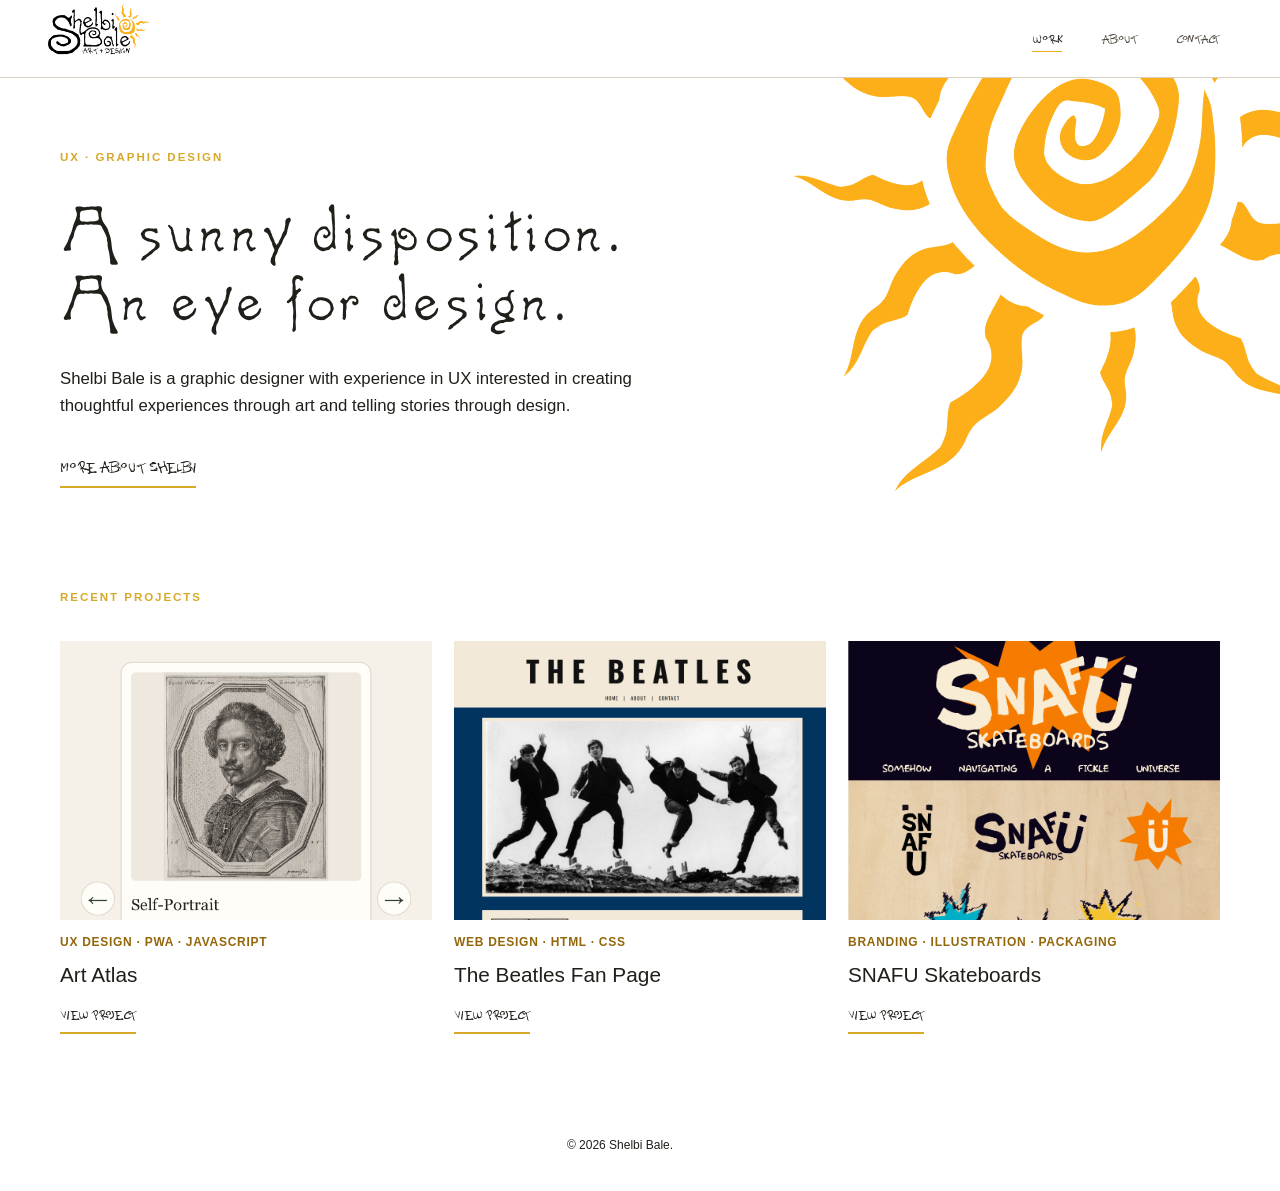
<file: index.html>
<!DOCTYPE html>
<html lang="en">
<head>
    <meta charset="UTF-8">
    <meta name="viewport" content="width=device-width, initial-scale=1.0">
    <meta name="description" content="Shelbi Bale's portfolio of UX, visual design and digital storytelling projects.">
    <title>Shelbi Bale | Designer &amp; Creative</title>
    <link rel="stylesheet" href="css/style.css">
    <script src="js/main.js" defer></script>
</head>

<body class="index-page">

<a class="skip-link" href="#main-content">Skip to content</a>

<header class="site-header">
    <nav class="navbar" aria-label="Main navigation">
        <a href="index.html" class="logo" aria-label="Shelbi Bale — Home">
    <img src="images/logo/shelbi-sun.png" alt="Shelbi Bale logo">
</a>

        <input type="checkbox" id="nav-toggle" class="nav-toggle" aria-label="Open navigation menu">
        <label for="nav-toggle" class="nav-toggle-label" aria-hidden="true">
    <span></span>
</label>

        <ul class="nav-links">
            <li><a href="index.html" class="active" aria-current="page">Work</a></li>
            <li><a href="about.html">About</a></li>
            <li><a href="contact.html">Contact</a></li>
        </ul>
    </nav>
</header>


<main id="main-content">


<section class="home-intro">
    <div class="container">

        <div class="home-intro-copy">
            <p class="eyebrow">UX · GRAPHIC DESIGN</p>

            <h1>A sunny disposition.<br><em>An eye for design.</em></h1>

            <p class="home-description">
                Shelbi Bale is a graphic designer with experience in UX interested in creating thoughtful experiences through art and telling stories through design.
            </p>

            <a class="home-about-link" href="about.html">
                More about Shelbi
            </a>
        </div>

        <img class="home-sun"
             src="images/logo/sun REG YELLOW.png"
             alt="">

    </div>
</section>


    <section class="home-work">
        <div class="container">

            <div class="home-work-heading">
                <div>
                    <p class="eyebrow">recent projects</p>
                   
                </div>

                <a class="text-link" href="portfolio.html">
                  
                </a>
            </div>

            <div class="home-project-grid">

                <article class="home-project-card">
                    <a class="home-project-image" href="projects/art-atlas.html">
                        <img src="images/projects/Atlas-Home.PNG"
                             alt="Art Atlas project preview">
                    </a>

                    <p class="project-meta">UX design · PWA · JAVASCRIPT</p>
                    <h3>Art Atlas</h3>
                    <a class="home-project-link" href="projects/art-atlas.html">
                        View project 
                    </a>
                </article>

                <article class="home-project-card">
                    <a class="home-project-image" href="projects/beatles-fanpage.html">
                        <img src="images/projects/Beatles Home.png"
                             alt="The Beatles fanpage project preview">
                    </a>

                  <p class="project-meta">Web design · HTML · CSS</p>
                    <h3>The Beatles Fan Page</h3>
                    <a class="home-project-link" href="projects/beatles-fanpage.html">
                        View project 
                    </a>
                </article>

                <article class="home-project-card">
                    <a class="home-project-image" href="projects/snafu.html">
                        <img src="images/projects/Artboard 5.png"
                             alt="SNAFU Skateboards character illustration and packaging">
                    </a>

                  <p class="project-meta">Branding · Illustration · Packaging</p>
                    <h3>SNAFU Skateboards</h3>
                    <a class="home-project-link" href="projects/snafu.html">
                        View project 
                    </a>
                </article>

            </div>
        </div>
    </section>

</main>

<footer class="site-footer">
    <div class="footer-inner">
        <div class="footer-mark">
          
        </div>

        <p>© 2026 Shelbi Bale.</p>

        <ul class="social-links">
     
        </ul>
    </div>
</footer>

</body>
</html>
</file>
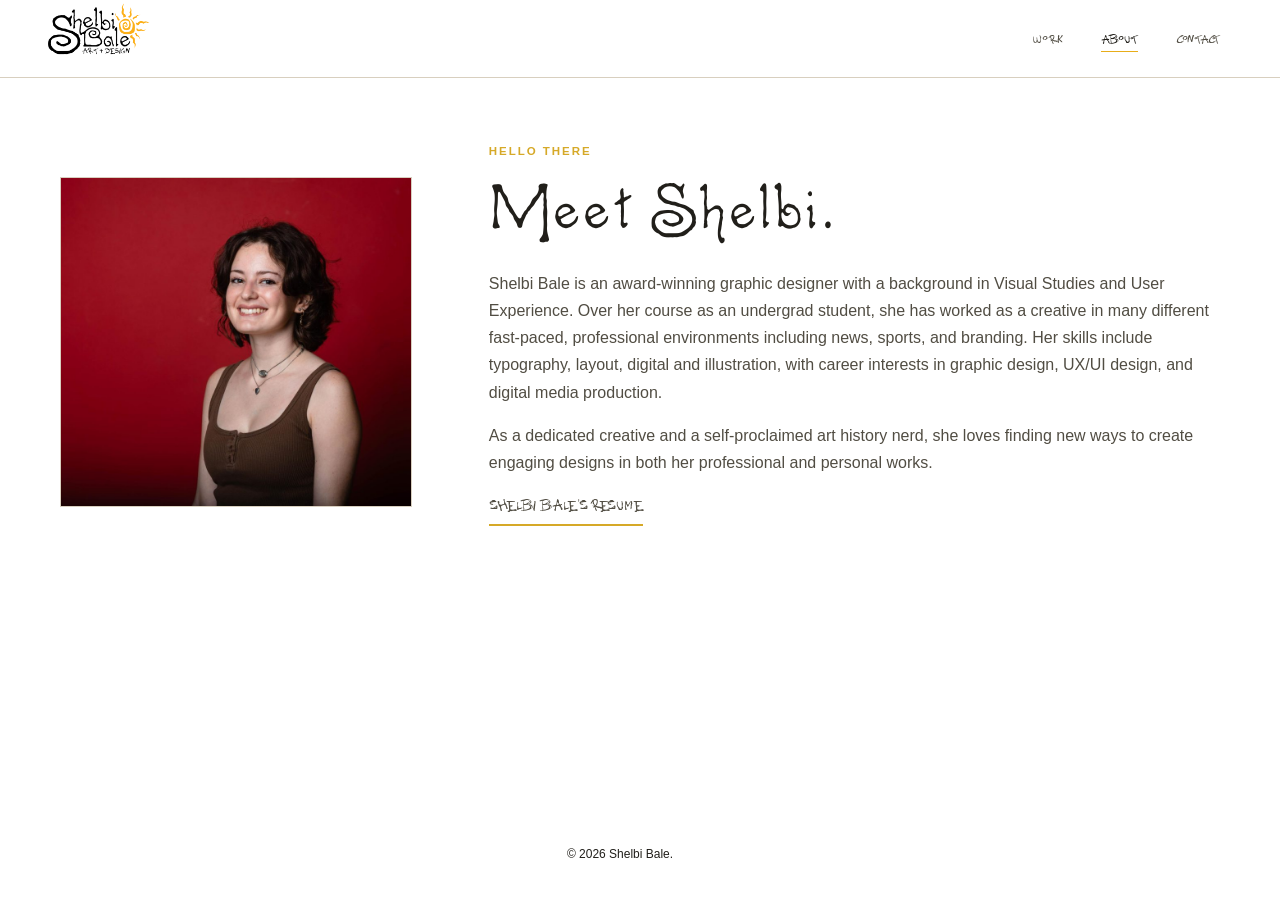
<file: about.html>
<!DOCTYPE html>
<html lang="en">
<head>
  <meta charset="UTF-8"><meta name="viewport" content="width=device-width, initial-scale=1.0">
  <meta name="description" content="Learn more about Shelbi Bale, her design background, skills and interests.">
  <title>About | Shelbi Bale</title><link rel="stylesheet" href="css/style.css"><script src="js/main.js" defer></script>
</head>
<body>
  <a class="skip-link" href="#main-content">Skip to content</a>
  <header class="site-header"><nav class="navbar" aria-label="Main navigation"><a href="index.html" class="logo" aria-label="Shelbi Bale — Home">
    <img src="images/logo/shelbi-sun.png" alt="Shelbi Bale logo">
</a></a><input type="checkbox" id="nav-toggle" class="nav-toggle" aria-label="Open navigation menu"><label for="nav-toggle" class="nav-toggle-label" aria-hidden="true">
    <span></span>
</label><ul class="nav-links"><li><a href="index.html">WORK</a></li><li><a href="about.html" class="active" aria-current="page">About</a></li><li><a href="contact.html">Contact</a></li></ul></nav></header>
  <main id="main-content">
   
    <section class="content-section"><div class="container">
      <div class="about-intro">
        <div class="portrait-placeholder"> <img src="images/logo/shelbi-photo.jpg" alt="Portrait of Shelbi Bale"></div>
        <div class="about-copy"><p class="eyebrow">Hello there</p><h2 class="section-heading">Meet Shelbi.</h2>
        <p>Shelbi Bale is an award-winning graphic designer with a background in Visual Studies and User Experience. Over her course as an undergrad student, she has worked as a creative in many different fast-paced, professional environments including news, sports, and branding. Her skills include typography, layout,  digital and illustration, with career interests in graphic design, UX/UI design, and digital media production.</p>
        <p>As a dedicated creative and a self-proclaimed art history nerd, she loves finding new ways to create engaging designs in both her professional and personal works.</p>
	<p>
    <a class="resume-link" href="documents/ShelbiBaleResume.pdf" target="_blank" rel="noopener">
        Shelbi Bale's Resume
    </a>
</p>
		  </div>
      </div>
     
  </main>
  <footer class="site-footer"><div class="footer-inner"><div class="footer-mark"></div><p>© 2026 Shelbi Bale.</p>
  <ul class="social-links"></ul></div></footer>
</body></html>
</file>
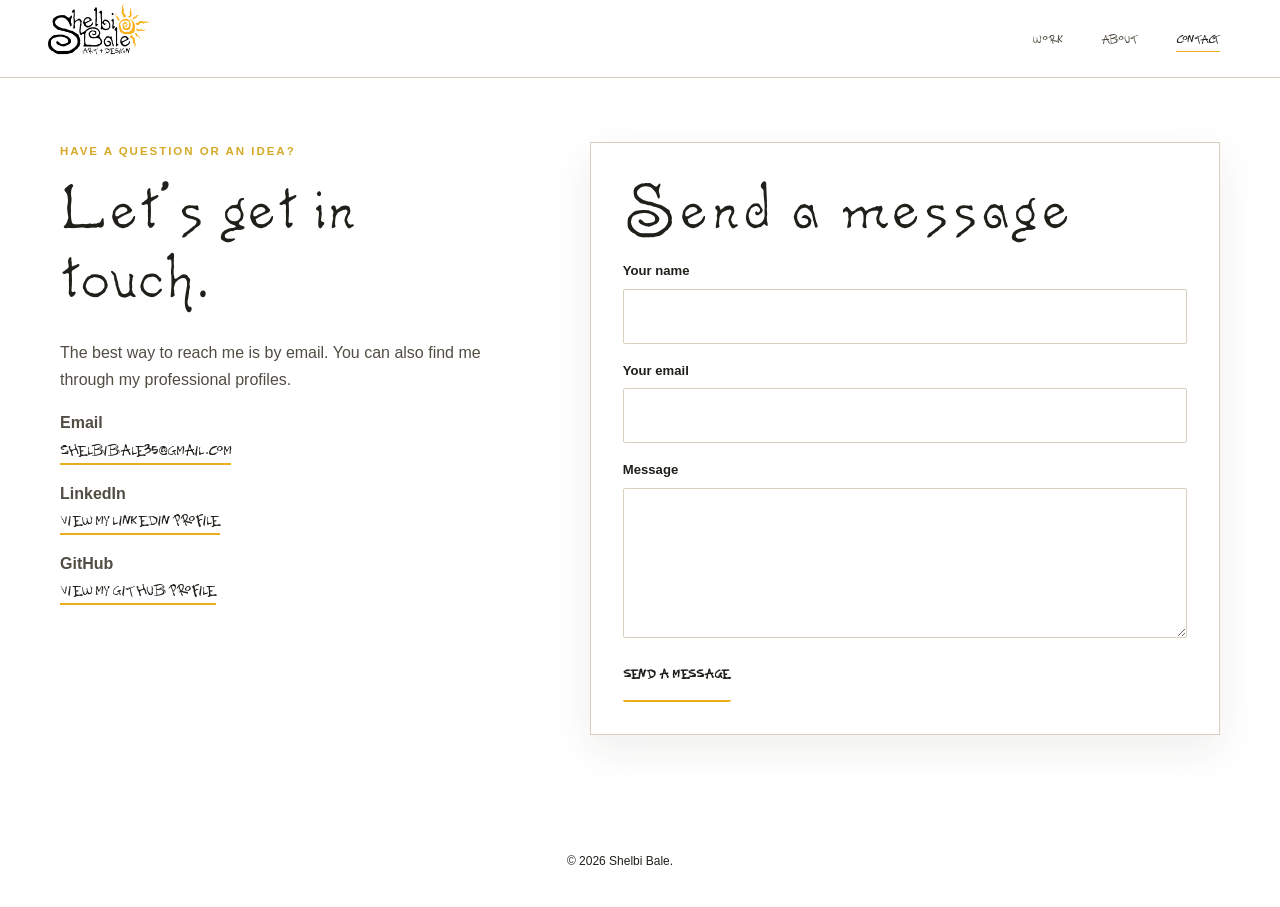
<file: contact.html>
<!DOCTYPE html>
<html lang="en"><head><meta charset="UTF-8"><meta name="viewport" content="width=device-width, initial-scale=1.0"><meta name="description" content="Contact Shelbi Bale about design opportunities and collaborations."><title>Contact | Shelbi Bale</title><link rel="stylesheet" href="css/style.css"><script src="js/main.js" defer></script></head>
<body><a class="skip-link" href="#main-content">Skip to content</a><header class="site-header"><nav class="navbar" aria-label="Main navigation"><a href="index.html" class="logo" aria-label="Shelbi Bale — Home">
    <img src="images/logo/shelbi-sun.png" alt="Shelbi Bale logo">
</a><input type="checkbox" id="nav-toggle" class="nav-toggle" aria-label="Open navigation menu"><label for="nav-toggle" class="nav-toggle-label" aria-hidden="true">
    <span></span>
</label><ul class="nav-links"><li><a href="index.html">WORK</a></li><li><a href="about.html">About</a></li><li><a href="contact.html" class="active" aria-current="page">Contact</a></li></ul></nav></header>
<main id="main-content">
<section class="container contact-layout"><div class="contact-details"><p class="eyebrow">Have a question or an idea?</p><h2 class="section-heading">Let's get in touch.</h2>
  <p>The best way to reach me is by email. You can also find me through my professional profiles.</p><p><strong>Email</strong><br><a href="mailto:shelbibale35@gmail.com">shelbibale35@gmail.com</a></p><p>
    <strong>LinkedIn</strong><br>
    <a href="https://www.linkedin.com/in/shelbi-bale-6a80a231b/" target="_blank" rel="noopener">
        View my LinkedIn profile
    </a>
	</p>
	<p>
    <strong>GitHub</strong><br>
    <a href="https://github.com/sheba35" target="_blank" rel="noopener noreferrer">
        View my GitHub profile
    </a>
</p>
	</div>
<div class="contact-card"><h2>Send a message</h2>
	<form action="https://formspree.io/f/mdegwark" method="POST">

    <div class="form-group">
        <label for="name">Your name</label>
        <input id="name" name="name" autocomplete="name" required>
    </div>

    <div class="form-group">
        <label for="email">Your email</label>
        <input id="email" name="email" type="email"
               autocomplete="email" required>
    </div>

    <div class="form-group">
        <label for="message">Message</label>
        <textarea id="message" name="message" required></textarea>
    </div>

    <input type="hidden" name="_subject" value="New Portfolio Inquiry">

    <button class="btn" type="submit">Send a message </button>

</form>
	</div></section></main>
<footer class="site-footer"><div class="footer-inner"><div class="footer-mark"></div><p>© 2026 Shelbi Bale.</p>
<ul class="social-links"></ul></div></footer>
</body></html>
</file>
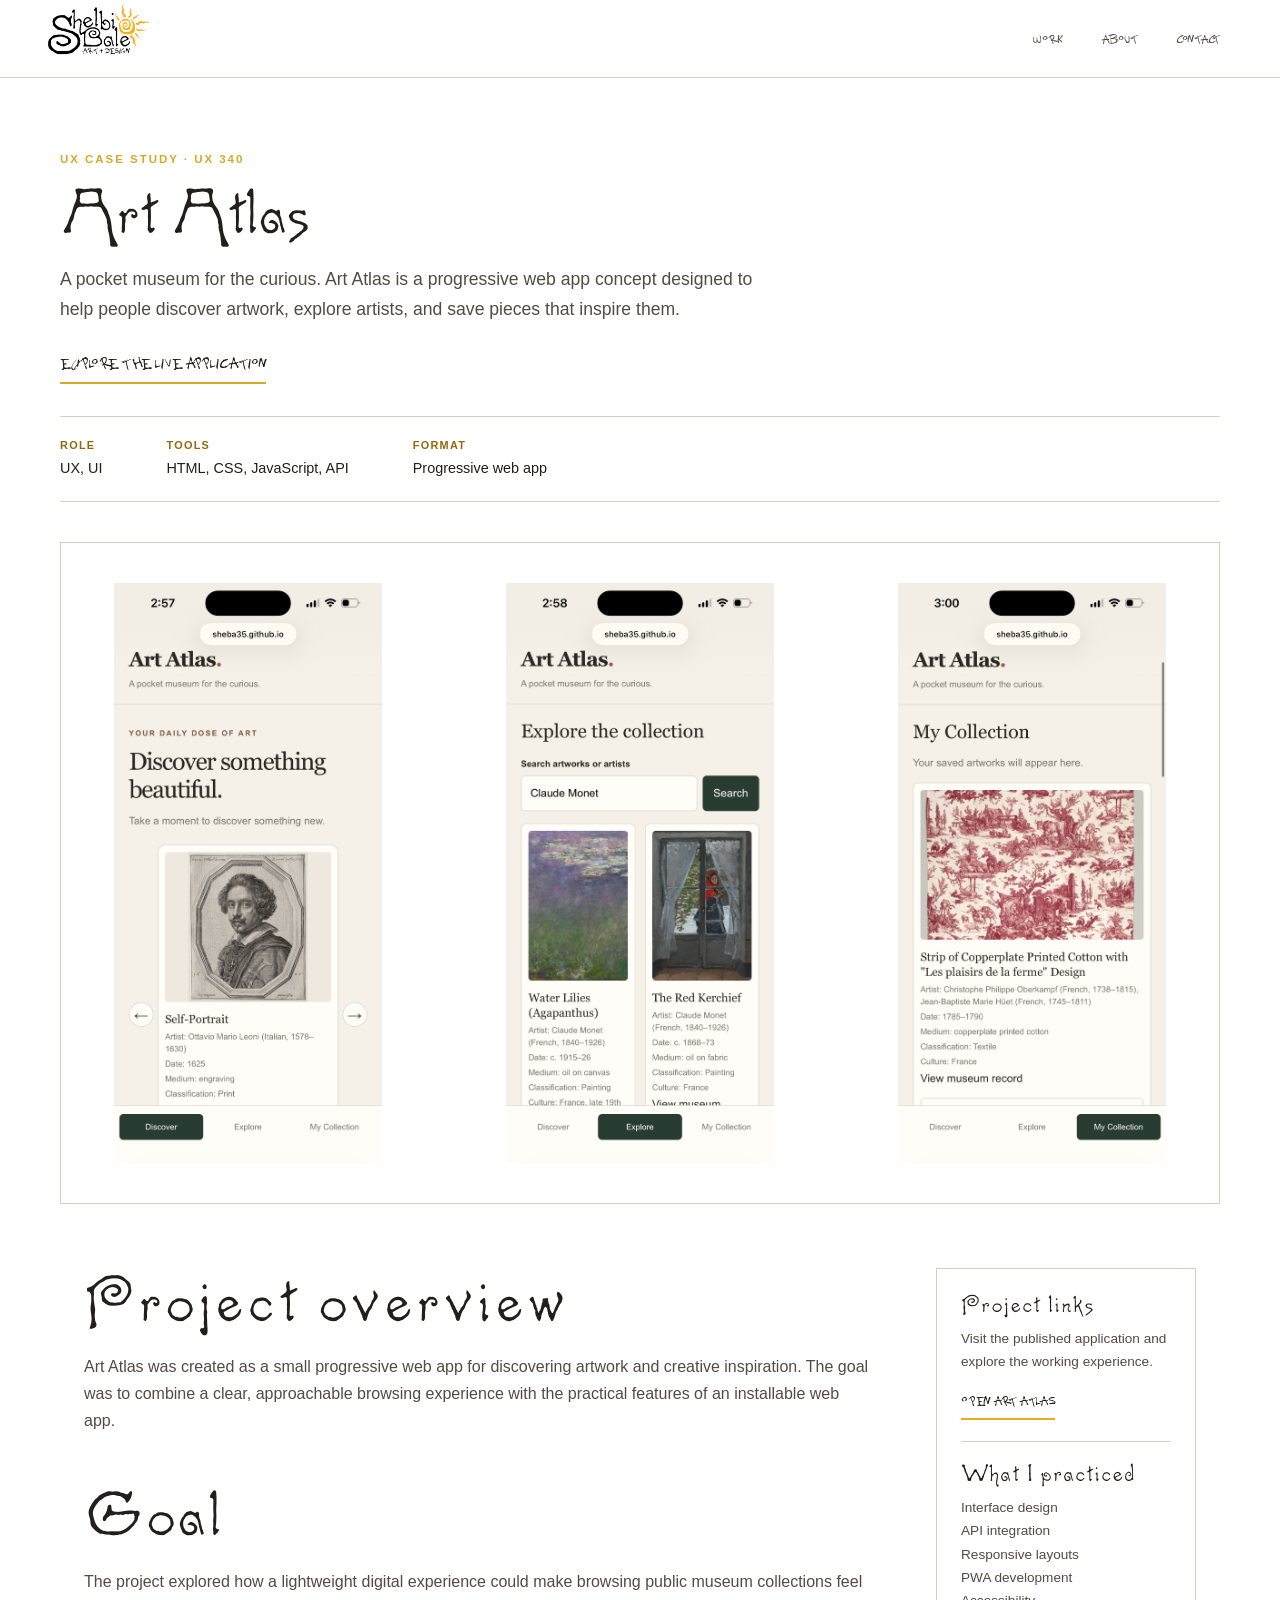
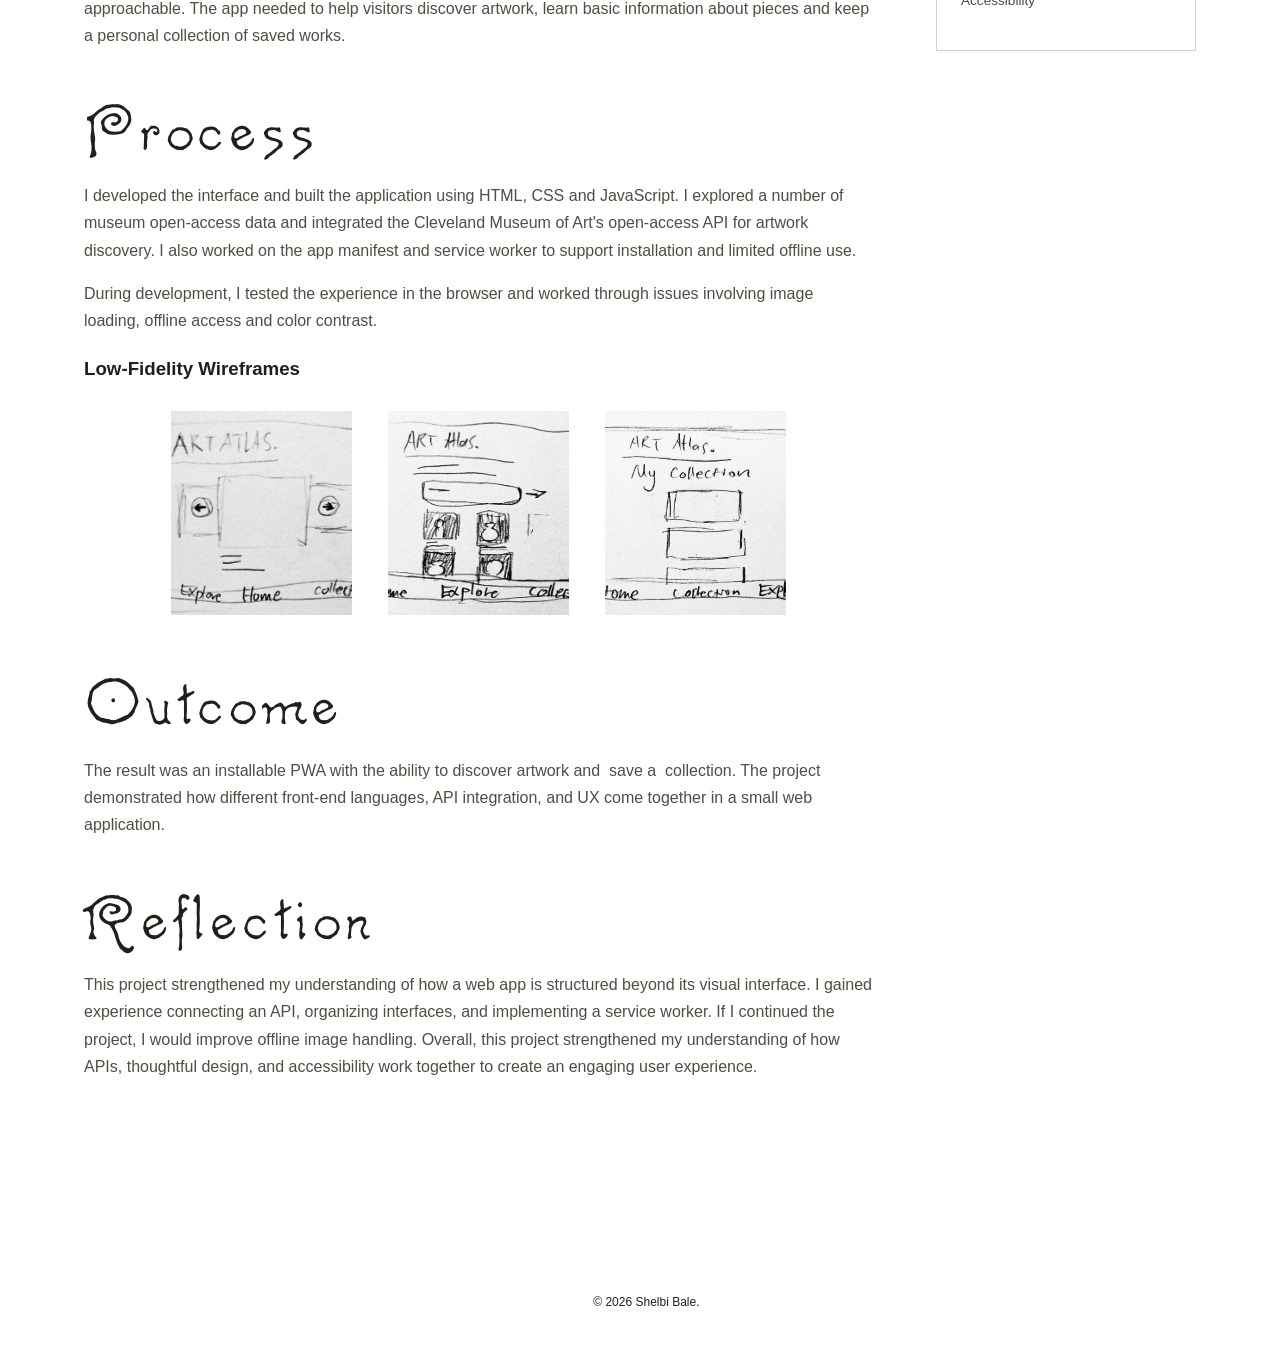
<file: projects/art-atlas.html>
<!DOCTYPE html>
<html lang="en"><head><meta charset="UTF-8"><meta name="viewport" content="width=device-width, initial-scale=1.0"><meta name="description" content="Art Atlas progressive web app UX case study by Shelbi Bale."><title>Art Atlas | Shelbi Bale</title><link rel="stylesheet" href="../css/style.css"><script src="../js/main.js" defer></script></head>
<body><a class="skip-link" href="#main-content">Skip to content</a><header class="site-header"><nav class="navbar" aria-label="Main navigation"><a href="../index.html" class="logo"><img src="../images/logo/shelbi-sun.png" alt=""></a><input type="checkbox" id="nav-toggle" class="nav-toggle" aria-label="Open navigation menu"><label for="nav-toggle" class="nav-toggle-label" aria-hidden="true">
    <span></span>
</label><ul class="nav-links"><li><a href="../index.html">WORK</a></li><li><a href="../about.html">About</a></li><li><a href="../contact.html">Contact</a></li></ul></nav></header>
<main id="main-content"><section class="container case-hero"><p class="eyebrow">UX case study · UX 340</p><h1>Art Atlas</h1><p class="case-summary">A pocket museum for the curious. Art Atlas is a progressive web app concept designed to help people discover artwork, explore artists, and save pieces that inspire them.</p>
<div class="art-atlas-links">
    <a href="https://sheba35.github.io/art-atlas-pwa/"
       target="_blank"
       rel="noopener noreferrer">
       Explore the live application
    </a>

   
</div>
	
	<div class="case-facts"><div class="case-fact"><strong>role</strong><span>UX, UI</span></div><div class="case-fact"><strong>Tools</strong><span>HTML, CSS, JavaScript, API</span></div><div class="case-fact"><strong>Format</strong><span>Progressive web app</span></div></div><figure class="case-visual">
	
	<div class="art-atlas-gallery">
    <img src="../images/projects/Atlas-Home.PNG" alt="Discover screen">
    <img src="../images/projects/Atlas-Search.PNG" alt="Collection screen">
    <img src="../images/projects/Atlas-Faves.PNG" alt="Details screen">
</div>
</figure>

<section class="container case-body"><div class="case-content">
		
		
<section><h2>Project overview</h2><p>Art Atlas was created as a small progressive web app for discovering artwork and creative inspiration. The goal was to combine a clear, approachable browsing experience with the practical features of an installable web app.</p></section>
<section><h2>Goal</h2>
  <p>The project explored how a lightweight digital experience could make browsing public museum collections feel approachable. The app needed to help visitors discover artwork, learn basic information about pieces and keep a personal collection of saved works.</p></section>
	
<section><h2>Process</h2>
	<p>I developed the interface and built the application using HTML, CSS and JavaScript. I explored a number of museum open-access data and integrated the Cleveland Museum of Art's open-access API for artwork discovery. I also worked on the app manifest and service worker to support installation and limited offline use.</p>
	<p>During development, I tested the experience in the browser and worked through issues involving image loading, offline access and color contrast.</p>
	<div class="project-note">
    <h3>Low-Fidelity Wireframes&nbsp;&nbsp;</h3>
    <div class="process-images">
        <img src="../images/projects/Atlas-Home-Thumb.png" alt="Art Atlas project image">
        <img src="../images/projects/Atlas-Search-Thumb.png" alt="Art Atlas project image">
        <img src="../images/projects/Atlas-Faves-Thumb.png" alt="Art Atlas project image">
    </div>
</div>
	</section>
<section><h2>Outcome</h2><p>The result was an installable PWA with the ability to discover artwork and&nbsp; save a&nbsp; collection. The project demonstrated how different front-end languages, API integration, and UX  come together in a small web application.</p>
 
</section>
<section><h2>Reflection</h2><p>This project strengthened my understanding of how a web app is structured beyond its visual interface. I gained experience connecting an API, organizing interfaces, and implementing a service worker. If I continued the project, I would improve offline image handling. Overall, this project strengthened my understanding of how APIs, thoughtful design, and accessibility work together to create an engaging user experience.</p>
</section>
</div><aside class="case-aside"><h2>Project links</h2><p>Visit the published application and explore the working experience.</p><a class="text-link" href="https://sheba35.github.io/art-atlas-pwa/" target="_blank" rel="noopener">Open Art Atlas</a>
<hr style="border:0;border-top:1px solid var(--line);margin:1.3rem 0"><h2>What I practiced</h2><p>Interface design<br>API integration<br>Responsive layouts<br>PWA development<br>
  Accessibility</p>
</aside></section></main>
<footer class="site-footer"><div class="footer-inner"><div class="footer-mark"></div><p>© 2026 Shelbi Bale.</p>
</div></footer></body></html>
</file>
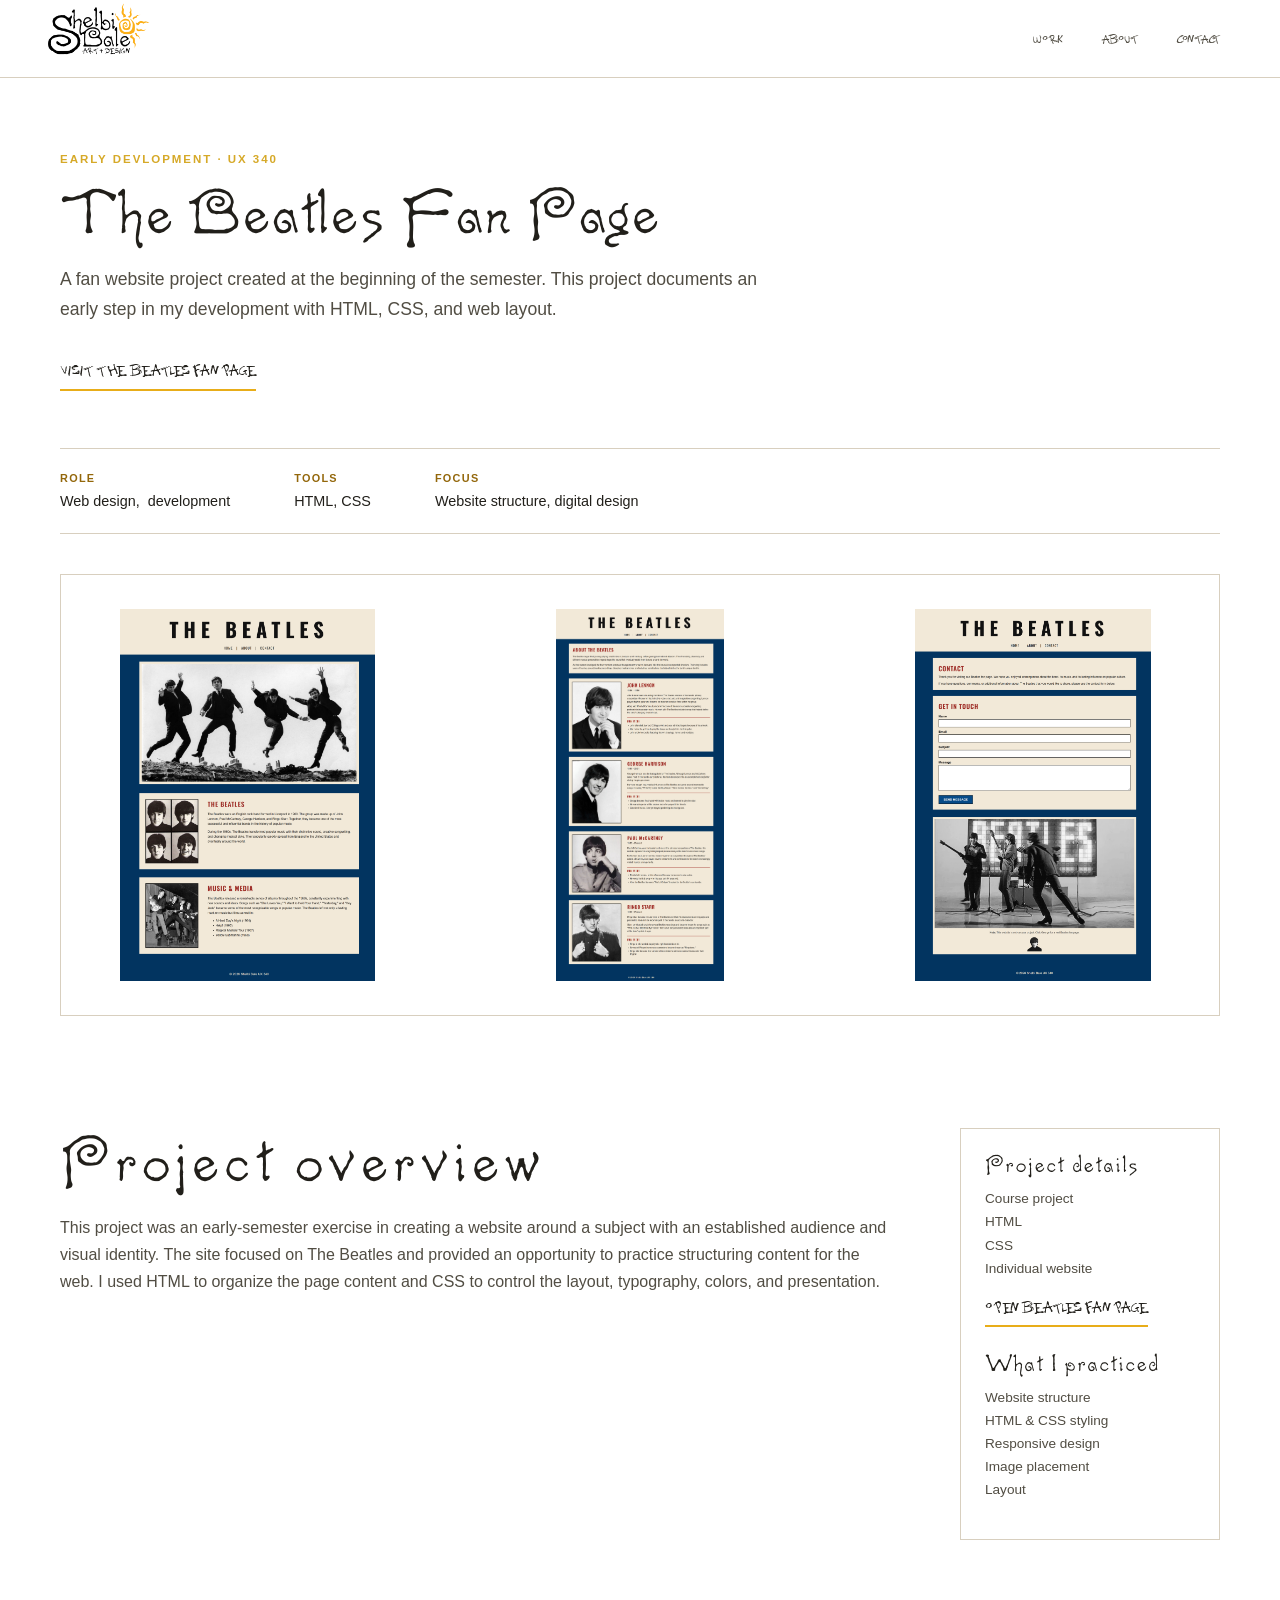
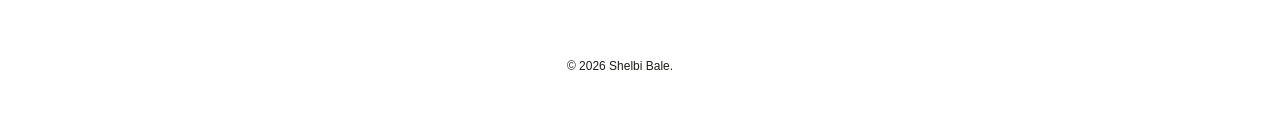
<file: projects/beatles-fanpage.html>
<!DOCTYPE html>
<html lang="en"><head><meta charset="UTF-8"><meta name="viewport" content="width=device-width, initial-scale=1.0"><meta name="description" content="The Beatles fanpage website project by Shelbi Bale."><title>The Beatles Fanpage | Shelbi Bale</title><link rel="stylesheet" href="../css/style.css"><script src="../js/main.js" defer></script></head>
<body><a class="skip-link" href="#main-content">Skip to content</a><header class="site-header"><nav class="navbar" aria-label="Main navigation"><a href="../index.html" class="logo"><img src="../images/logo/shelbi-sun.png" alt=""></a><input type="checkbox" id="nav-toggle" class="nav-toggle" aria-label="Open navigation menu"><label for="nav-toggle" class="nav-toggle-label" aria-hidden="true">
    <span></span>
</label><ul class="nav-links"><li><a href="../index.html">WORK</a></li><li><a href="../about.html">About</a></li><li><a href="../contact.html">Contact</a></li></ul></nav></header>
<main id="main-content"><section class="container case-hero"><p class="eyebrow">Early Devlopment · UX 340</p>
<h1>The Beatles Fan Page</h1>
<p class="case-summary">A fan website project created at the beginning of the semester. This project documents an early step in my development with HTML, CSS, and web layout.</p>
	<a href="https://sheba35.github.io/Beatles/index.html" target="_blank" rel="noopener noreferrer" class="project-link">
    Visit the Beatles Fan Page
</a>
<div class="case-facts">
  <div class="case-fact"><strong>role</strong><span>Web design,&nbsp; development</span></div><div class="case-fact"><strong>Tools</strong><span>HTML, CSS</span></div><div class="case-fact"><strong>Focus</strong><span>Website structure, digital design</span></div></div><figure class="case-visual"><div class="beatles-gallery">
    <img src="../images/projects/Beatles Home.png" alt="Beatles fanpage 1">
    <img src="../images/projects/Beatles About.png" alt="Beatles fanpage 2">
    <img src="../images/projects/Beatles Contact.png" alt="Beatles fanpage 3">
</div></section>
<section class="container case-body"><div class="case-content">
<section><h2>Project overview</h2><p>This project was an early-semester exercise in creating a website around a subject with an established audience and visual identity. The site focused on The Beatles and provided an opportunity to practice structuring content for the web. I used HTML to organize the page content and CSS to control the layout, typography, colors, and presentation.</p>
</section>




</div>
  <aside class="case-aside">
    <h2>Project details</h2>

    <p>
        Course project<br>
        HTML <br>
		CSS<br>
        Individual website
    </p>
		  <a href="https://sheba35.github.io/Beatles/index.html"
       target="_blank"
       rel="noopener noreferrer"
       class="project-link">
        Open Beatles Fan page
    </a>

    <h2>What I practiced</h2>

    <p>
        Website structure<br>
        HTML &amp; CSS styling<br>
        Responsive design<br>
        Image placement<br>
		Layout
    </p>

  
</aside></section></main>
<footer class="site-footer"><div class="footer-inner"><div class="footer-mark"></div><p>© 2026 Shelbi Bale.</p><ul class="social-links"></ul></div></footer></body></html>
</file>
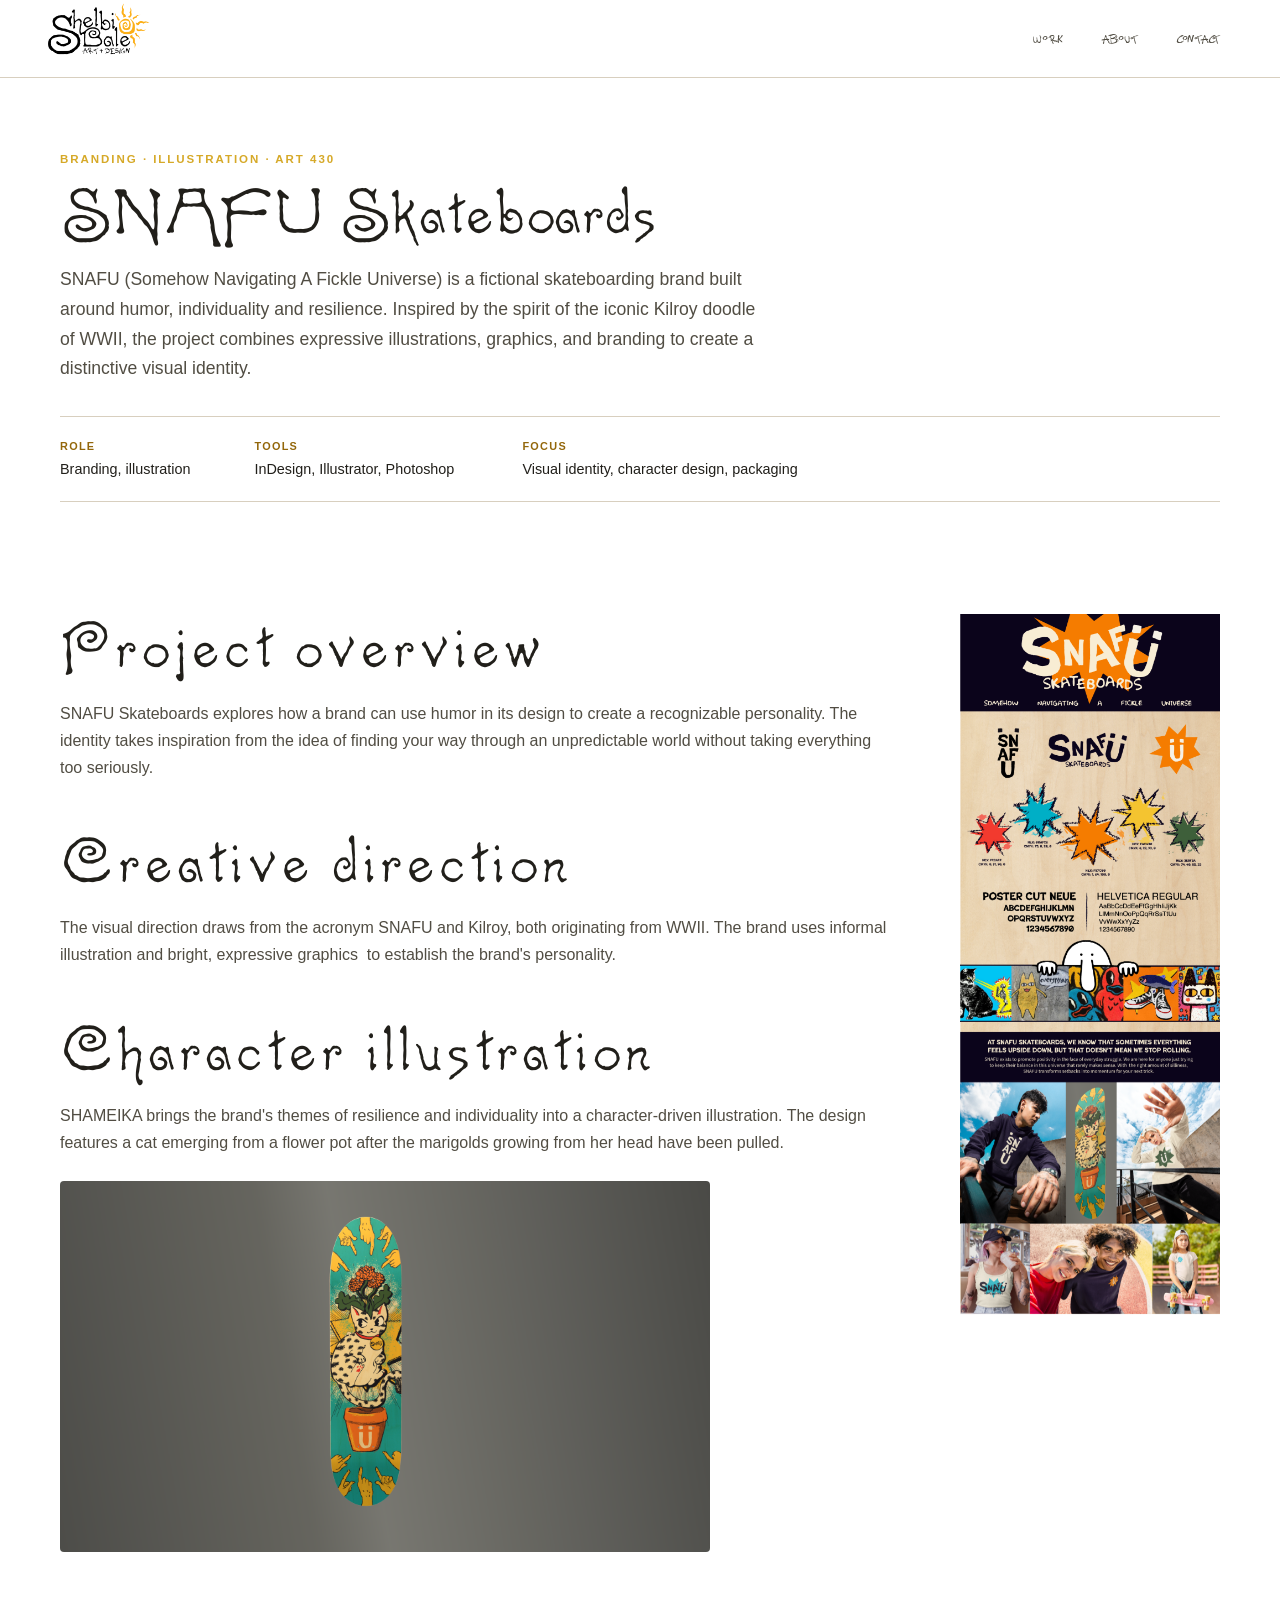
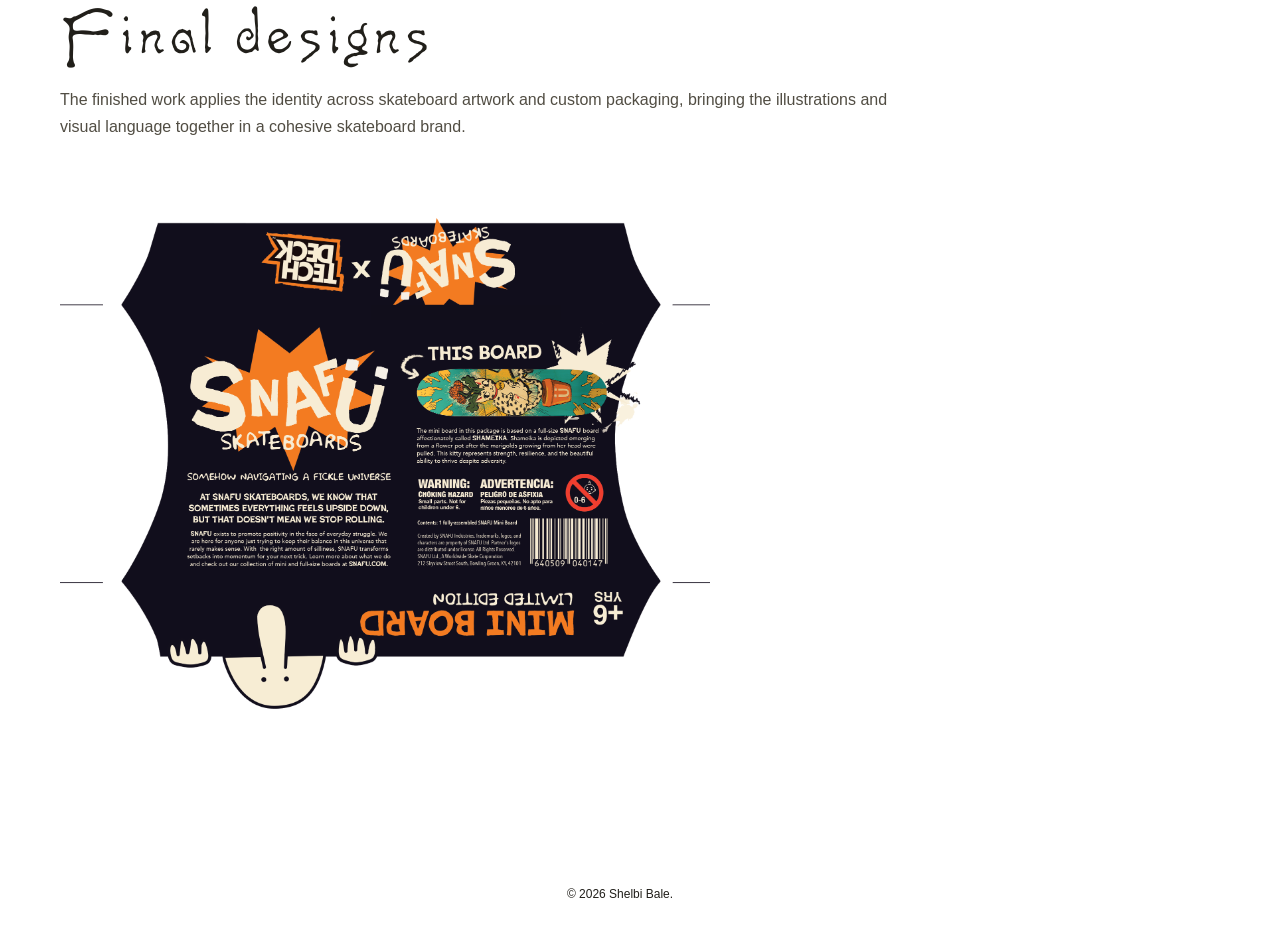
<file: projects/SNAFU.html>
<!DOCTYPE html>
<html lang="en">
<head>
<meta charset="UTF-8">
<meta name="viewport" content="width=device-width, initial-scale=1.0">
<meta name="description" content="SNAFU Skateboards branding and illustration project by Shelbi Bale.">
<title>SNAFU Skateboards | Shelbi Bale</title>
<link rel="stylesheet" href="../css/style.css">
<script src="../js/main.js" defer></script>
</head>

<body>
<a class="skip-link" href="#main-content">Skip to content</a>

<header class="site-header">
<nav class="navbar" aria-label="Main navigation">
<a href="../index.html" class="logo">
<img src="../images/logo/shelbi-sun.png" alt="">

</a>

<input type="checkbox" id="nav-toggle" class="nav-toggle" aria-label="Open navigation menu">
<label for="nav-toggle" class="nav-toggle-label" aria-hidden="true"></label>

<ul class="nav-links">
<li><a href="../index.html">WORK</a></li>
<li><a href="../about.html">About</a></li>

<li><a href="../contact.html">Contact</a></li>
</ul>
</nav>
</header>

<main id="main-content">

<section class="container case-hero">
<p class="eyebrow">Branding · Illustration · ART 430</p>

<h1>SNAFU Skateboards</h1>

<p class="case-summary">
SNAFU (Somehow Navigating A Fickle Universe) is a fictional skateboarding brand built around humor, individuality and resilience. Inspired by the spirit of the iconic Kilroy doodle of WWII, the project combines expressive illustrations, graphics, and branding to create a distinctive visual identity.
</p>

<div class="case-facts">
<div class="case-fact">
<strong>role</strong>
<span>Branding, illustration</span>
</div>
<div class="case-fact">
<strong>Tools</strong>
<span>InDesign, Illustrator, Photoshop&nbsp;</span>
</div>
<div class="case-fact">
<strong>Focus</strong>
<span>Visual identity, character design, packaging</span>
</div>
</div>


</section>

<section class="container case-body">
<div class="case-content">

<section>
<h2>Project overview</h2>
<p>
SNAFU Skateboards explores how a brand can use humor in its design to create a recognizable personality. The identity takes inspiration from the idea of finding your way through an unpredictable world without taking everything too seriously.
</p>
</section>

<section>
<h2>Creative direction</h2>
<p>
The visual direction draws from the acronym SNAFU and Kilroy, both originating from WWII. The brand uses informal illustration and bright, expressive graphics&nbsp; to establish the brand's personality. </p>
</section>

<section>
<h2>Character illustration</h2>
<p>
SHAMEIKA brings the brand's themes of resilience and individuality into a character-driven illustration. The design features a cat emerging from a flower pot after the marigolds growing from her head have been pulled.
</p>
	<figure class="snafu-process-image">
    <img src="../images/projects/One4Web.png" alt="SNAFU character illustration">
</figure>
</section>

<section>
<h2>Final designs</h2>
<p>
The finished work applies the identity across skateboard artwork and custom packaging, bringing the illustrations and visual language together in a cohesive skateboard brand.
</p>
	<figure class="snafu-process-image">
    <img src="../images/projects/inside.png" alt="SNAFU techdeck mockup">
</figure>
</section>

</div>
<aside class="case-aside snafu-sticky-image">
    <img src="../images/projects/Artboard 5.png" alt="SNAFU Skateboards character illustration and packaging">
</aside>

</section>
</main>

<footer class="site-footer">
<div class="footer-inner">
<div class="footer-mark">

</div>
<p>© 2026 Shelbi Bale.</p>
<ul class="social-links">


</ul>
</div>
</footer>

</body>
</html>
</file>
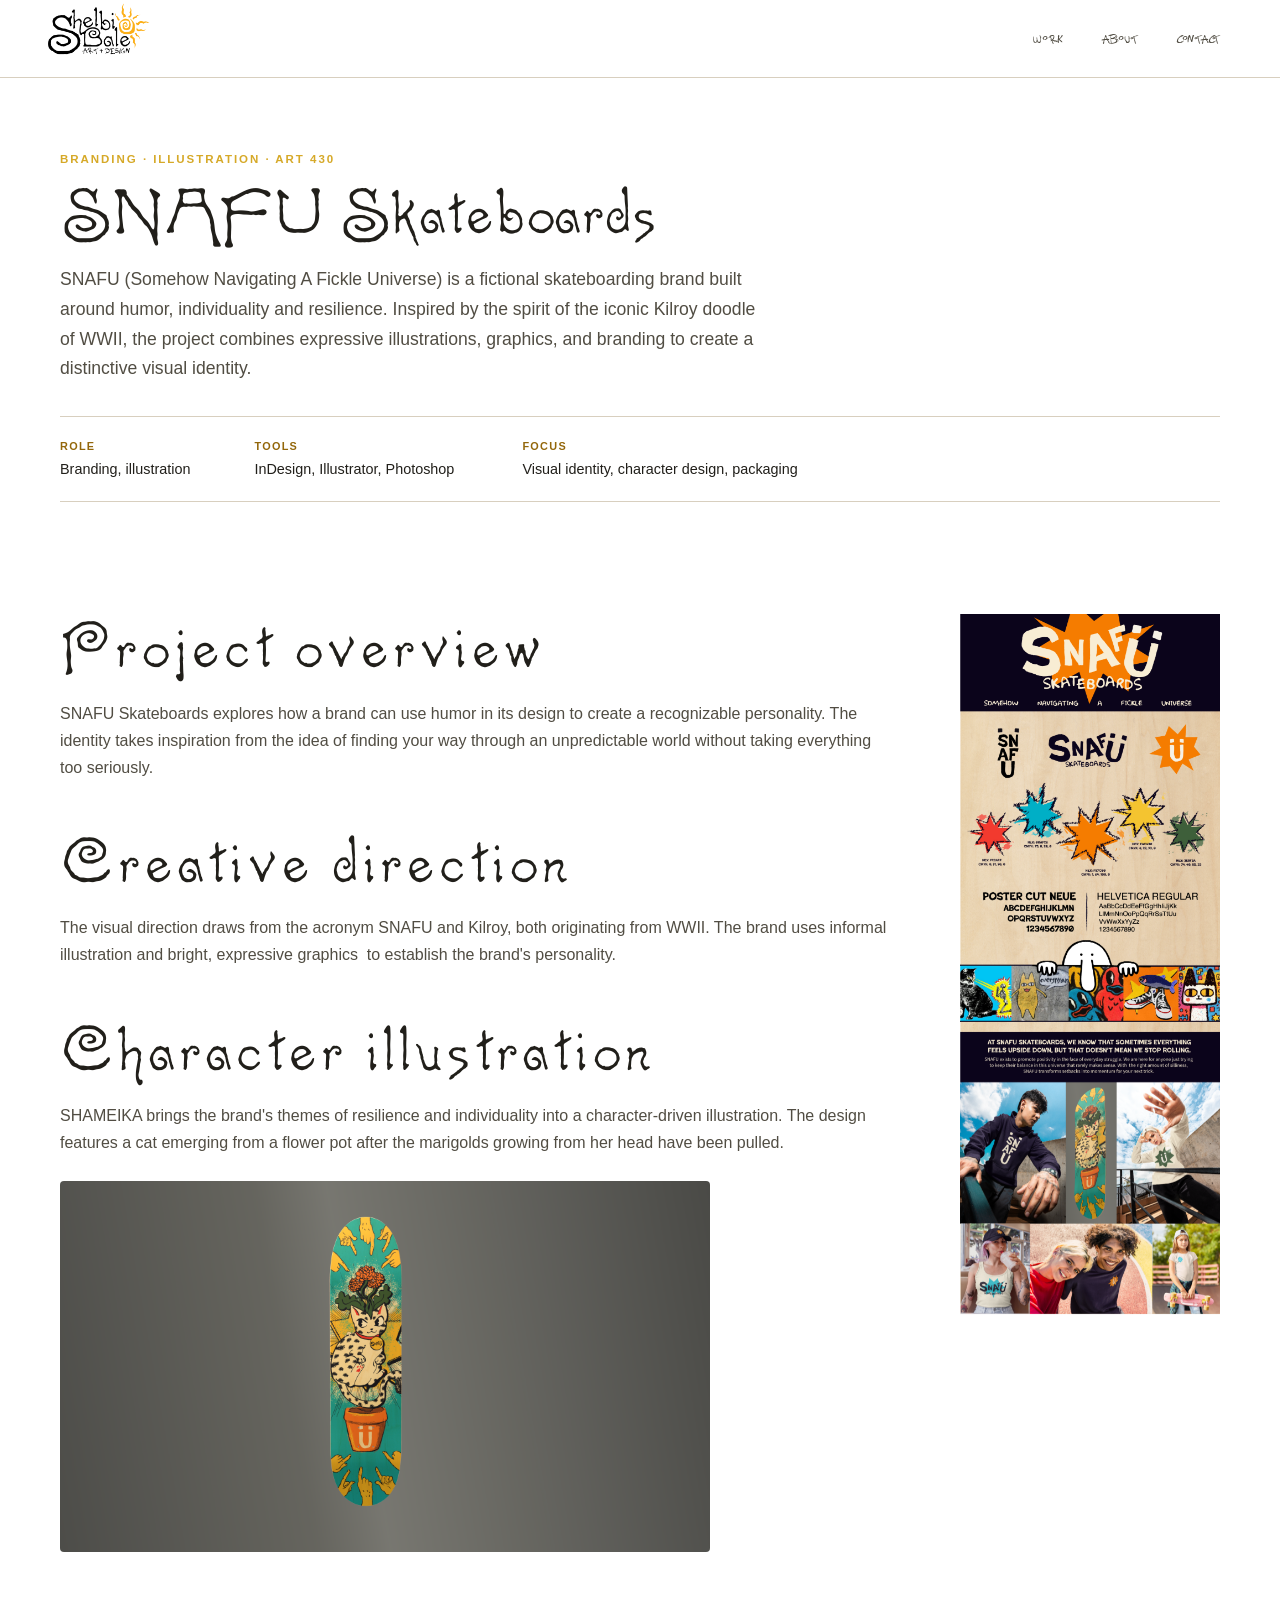
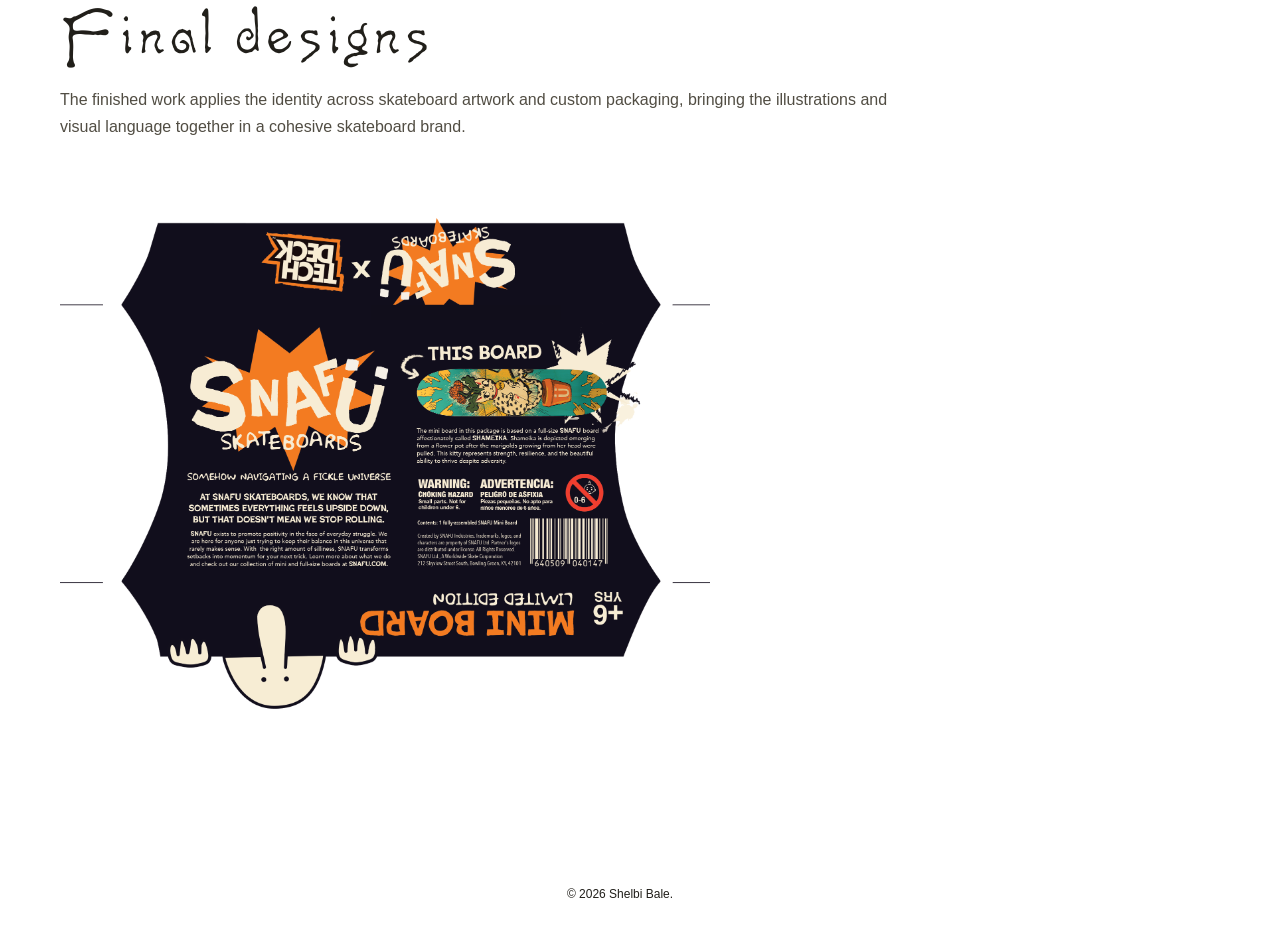
<file: projects/snafu.html>
<!DOCTYPE html>
<html lang="en">
<head>
<meta charset="UTF-8">
<meta name="viewport" content="width=device-width, initial-scale=1.0">
<meta name="description" content="SNAFU Skateboards branding and illustration project by Shelbi Bale.">
<title>SNAFU Skateboards | Shelbi Bale</title>
<link rel="stylesheet" href="../css/style.css">
<script src="../js/main.js" defer></script>
</head>

<body>
<a class="skip-link" href="#main-content">Skip to content</a>

<header class="site-header">
<nav class="navbar" aria-label="Main navigation">
<a href="../index.html" class="logo">
<img src="../images/logo/shelbi-sun.png" alt="">

</a>

<input type="checkbox" id="nav-toggle" class="nav-toggle" aria-label="Open navigation menu">
<label for="nav-toggle" class="nav-toggle-label" aria-hidden="true">
    <span></span>
</label>

<ul class="nav-links">
<li><a href="../index.html">WORK</a></li>
<li><a href="../about.html">About</a></li>

<li><a href="../contact.html">Contact</a></li>
</ul>
</nav>
</header>

<main id="main-content">

<section class="container case-hero">
<p class="eyebrow">Branding · Illustration · ART 430</p>

<h1>SNAFU Skateboards</h1>

<p class="case-summary">
SNAFU (Somehow Navigating A Fickle Universe) is a fictional skateboarding brand built around humor, individuality and resilience. Inspired by the spirit of the iconic Kilroy doodle of WWII, the project combines expressive illustrations, graphics, and branding to create a distinctive visual identity.
</p>

<div class="case-facts">
<div class="case-fact">
<strong>role</strong>
<span>Branding, illustration</span>
</div>
<div class="case-fact">
<strong>Tools</strong>
<span>InDesign, Illustrator, Photoshop&nbsp;</span>
</div>
<div class="case-fact">
<strong>Focus</strong>
<span>Visual identity, character design, packaging</span>
</div>
</div>


</section>

<section class="container case-body">
<div class="case-content">

<section>
<h2>Project overview</h2>
<p>
SNAFU Skateboards explores how a brand can use humor in its design to create a recognizable personality. The identity takes inspiration from the idea of finding your way through an unpredictable world without taking everything too seriously.
</p>
</section>

<section>
<h2>Creative direction</h2>
<p>
The visual direction draws from the acronym SNAFU and Kilroy, both originating from WWII. The brand uses informal illustration and bright, expressive graphics&nbsp; to establish the brand's personality. </p>
</section>

<section>
<h2>Character illustration</h2>
<p>
SHAMEIKA brings the brand's themes of resilience and individuality into a character-driven illustration. The design features a cat emerging from a flower pot after the marigolds growing from her head have been pulled.
</p>
	<figure class="snafu-process-image">
    <img src="../images/projects/One4Web.png" alt="SNAFU character illustration">
</figure>
</section>

<section>
<h2>Final designs</h2>
<p>
The finished work applies the identity across skateboard artwork and custom packaging, bringing the illustrations and visual language together in a cohesive skateboard brand.
</p>
	<figure class="snafu-process-image">
    <img src="../images/projects/inside.png" alt="SNAFU techdeck mockup">
</figure>
</section>

</div>
<aside class="case-aside snafu-sticky-image">
    <img src="../images/projects/Artboard 5.png" alt="SNAFU Skateboards character illustration and packaging">
</aside>

</section>
</main>

<footer class="site-footer">
<div class="footer-inner">
<div class="footer-mark">

</div>
<p>© 2026 Shelbi Bale.</p>
<ul class="social-links">


</ul>
</div>
</footer>

</body>
</html>
</file>
<file: css/style.css>
:root {
  --ink: #211f1a;
  --ink-soft: #514d43;
  --white: #ffffff;
  --sun: #e8ad19;
  --sun-dark: #93670b;
  --terracotta: #b96e50;
  --sage: #788b78;
  --line: #d8cfbf;
  --serif: Georgia, "Times New Roman", serif;
  --sans: Arial, Helvetica, sans-serif;
  --script: "Brush Script MT", "Segoe Script", cursive;
  --max-width: 1160px;
  --header-height: 78px;
  --shadow: 0 14px 38px rgba(44, 37, 24, .08);
}
@font-face {
    font-family: "Caprice";
    src: url("../fonts/Caprice.ttf") format("truetype");
    font-weight: normal;
    font-style: normal;
}
@font-face {
    font-family: "FontForErin";
    src: url("../fonts/FontForErin.ttf") format("truetype");
    font-weight: normal;
    font-style: normal;
}
*, *::before, *::after { box-sizing: border-box; }
html { scroll-behavior: smooth; }
body {
  margin: 0;
  min-height: 100vh;
  display: flex;
  flex-direction: column;
  color: var(--ink);
  background: var(--white);
  font-family: var(--sans);
  font-size: 16px;
  line-height: 1.7;
}
main { flex: 1; }
img { display: block; max-width: 100%; }
a { color: inherit; }
button, input, textarea { font: inherit; }
:focus-visible { outline: 3px solid var(--sun-dark); outline-offset: 4px; }
.skip-link {
  position: absolute; left: 1rem; top: -5rem; z-index: 1000;
  padding: .7rem 1rem; background: var(--white); color: var(--ink);
}
.skip-link:focus { top: 1rem; }
.container { width: min(100% - 3rem, var(--max-width)); margin-inline: auto; }
.eyebrow {
  margin: 0 0 .85rem; color: var(--sun-dark); font-size: .72rem;
  font-weight: 700; letter-spacing: .17em; text-transform: uppercase;
}
.page-heading { margin: 0; font: 400 clamp(2.6rem, 6vw, 4.8rem)/1.04 var(--serif); letter-spacing: -.045em; }
.script-note { color: var(--terracotta); font: italic 1.5rem var(--script); transform: rotate(-4deg); display: inline-block; }
.section-heading { margin: 0 0 1.6rem; font: 400 clamp(2rem, 4vw, 3rem)/1.15 var(--serif); letter-spacing: -.035em; }
.section-intro { max-width: 620px; color: var(--ink-soft); }

/* Header and navigation */
.site-header {
	height: 100px;
  position: sticky; top: 0; z-index: 100; height: var(--header-height);
  background: rgba(245, 240, 230, .96); border-bottom: 1px solid var(--line);
  backdrop-filter: blur(12px);
}
.navbar {
  width: min(100% - 3rem, var(--max-width)); height: 100%; margin: auto;
  display: flex; align-items: center; justify-content: space-between; gap: 2rem;
}
.logo {
    display: flex;
    align-items: center;
    justify-content: center;
    width: 90px;
    height: 90px;
    flex-shrink: 0;
}

.logo img {
    width: 100px !important;
    height: 100px !important;
    max-width: none !important;
    object-fit: contain;
    transform: scale(1.8);
}
.nav-links { display: flex; align-items: center; gap: clamp(1.2rem, 3vw, 2.5rem); margin: 0; padding: 0; list-style: none; }
.nav-links a { position: relative; padding: .45rem 0; color: var(--ink-soft); font-size: .84rem; text-decoration: none; transition: color .2s ease; }
.nav-links a::after { content: ""; position: absolute; left: 0; bottom: .15rem; width: 100%; height: 1px; background: var(--sun); transform: scaleX(0); transform-origin: left; transition: transform .2s ease; }
.nav-links a:hover, .nav-links a.active { color: var(--ink); }
.nav-links a:hover::after, .nav-links a.active::after { transform: scaleX(1); }
.nav-toggle { position: absolute; width: 1px; height: 1px; opacity: 0; }
.nav-toggle-label { display: none; cursor: pointer; padding: .6rem; }
.nav-toggle-label span, .nav-toggle-label span::before, .nav-toggle-label span::after { display: block; width: 25px; height: 2px; background: var(--ink); position: relative; transition: transform .2s ease; }
.nav-toggle-label span::before, .nav-toggle-label span::after { content: ""; position: absolute; left: 0; }
.nav-toggle-label span::before { top: -7px; }
.nav-toggle-label span::after { top: 7px; }

/* Buttons */
.btn {
  display: inline-flex; align-items: center; justify-content: center; gap: .65rem;
  min-height: 48px; padding: .7rem 1.25rem; border: 1px solid var(--ink);
  border-radius: 2px; background: var(--ink); color: var(--white);
  font-size: .82rem; font-weight: 700; letter-spacing: .04em; text-decoration: none;
  transition: background .2s, color .2s, transform .2s;
}
.btn:hover { background: transparent; color: var(--ink); transform: translateY(-2px); }
.btn-secondary { background: transparent; color: var(--ink); }
.btn-secondary:hover { background: var(--sun); border-color: var(--sun); }
.text-link { display: inline-flex; gap: .55rem; align-items: center; color: var(--ink); font-size: .88rem; font-weight: 700; text-decoration-thickness: 1px; text-underline-offset: 5px; }
.text-link:hover { color: var(--sun-dark); }

/* Home hero */
.hero { position: relative; overflow: hidden; padding: clamp(5rem, 11vw, 9rem) 0 clamp(4rem, 8vw, 7rem); }
.hero::before { content: ""; position: absolute; width: 440px; height: 440px; right: -175px; top: -220px; border: 1px solid rgba(147,103,11,.18); border-radius: 50%; box-shadow: 0 0 0 28px rgba(232,173,25,.035), 0 0 0 56px rgba(232,173,25,.025); pointer-events: none; }
.hero-grid { display: grid; grid-template-columns: minmax(0, 1.35fr) minmax(220px, .65fr); align-items: center; gap: 3rem; }
.hero-copy { max-width: 720px; }
.hero h1 { margin: 0 0 1.35rem; font: 400 clamp(3.3rem, 8vw, 7.1rem)/.98 var(--serif); letter-spacing: -.065em; }
.hero h1 em { color: var(--sun-dark); font-weight: 400; }
.hero-copy > p:not(.eyebrow) { max-width: 580px; margin: 0 0 2rem; color: var(--ink-soft); font-size: clamp(1.05rem, 2vw, 1.2rem); }
.hero-actions { display: flex; flex-wrap: wrap; gap: .8rem; }
.hero-mark { position: relative; display: grid; place-items: center; min-height: 330px; }
.hero-mark::before { content: ""; position: absolute; width: min(90%, 315px); aspect-ratio: 1; border: 1px solid var(--line); border-radius: 50%; }
.hero-mark img { position: relative; width: min(75%, 245px); filter: drop-shadow(0 10px 14px rgba(0,0,0,.07)); }
.hero-caption { position: absolute; right: 0; bottom: 1.3rem; color: var(--terracotta); font: italic 1.25rem var(--script); transform: rotate(-7deg); }
.hero-meta { display: flex; gap: 1.2rem; flex-wrap: wrap; margin-top: 3.5rem; color: var(--ink-soft); font-size: .72rem; letter-spacing: .12em; text-transform: uppercase; }
.hero-meta span + span::before { content: "✳"; margin-right: 1.2rem; color: var(--sun-dark); }

/* Home featured projects */
.featured { padding: 5rem 0 6rem; background: var(--white); border-block: 1px solid var(--line); }
.section-topline { display: flex; justify-content: space-between; align-items: end; gap: 2rem; margin-bottom: 2.2rem; }
.project-grid { display: grid; grid-template-columns: repeat(2, minmax(0, 1fr)); gap: 2rem; }
.project-card { min-width: 0; }
.project-image { position: relative; display: block; overflow: hidden; aspect-ratio: 1.48 / 1; background: var(--paper-deep); border: 1px solid var(--line); }
.project-image img { width: 100%; height: 100%; object-fit: cover; transition: transform .5s ease; }
.project-image:hover img { transform: scale(1.035); }
.project-card h3 { margin: 1.1rem 0 .35rem; font: 400 1.65rem var(--serif); }
.project-card p { margin: 0 0 .8rem; color: var(--ink-soft); font-size: .9rem; }
.project-meta { color: var(--sun-dark); font-size: .68rem; font-weight: 700; letter-spacing: .12em; text-transform: uppercase; }

/* About and general pages */
.page-hero { padding: 5rem 0 3rem; border-bottom: 1px solid var(--line); }
.page-hero .section-intro { margin-bottom: 0; }
.content-section { padding: 4rem 0; }
.about-intro { display: grid; grid-template-columns: minmax(220px, .65fr) minmax(0, 1.35fr); gap: clamp(2rem, 6vw, 5rem); align-items: center; }
.portrait-placeholder { display: grid; place-items: center; min-height: 330px; padding: 2rem; background: var(--paper-deep); border: 1px solid var(--line); color: var(--ink-soft); text-align: center; }
.portrait-placeholder span { max-width: 200px; font: italic 1.4rem var(--serif); }
.about-copy p { color: var(--ink-soft); }
.resume-section { padding: 2.5rem 0; border-top: 1px solid var(--line); }
.resume-section h2 { margin: 0 0 1.4rem; font: 400 1.9rem var(--serif); }
.resume-item { margin-bottom: 1.6rem; }
.resume-item h3 { margin: 0; font-size: 1rem; }
.resume-meta { margin: .2rem 0 .5rem; color: var(--sun-dark); font-size: .78rem; letter-spacing: .04em; }
.resume-item p:last-child { color: var(--ink-soft); }
.skills-list { display: flex; flex-wrap: wrap; gap: .65rem; margin: 0; padding: 0; list-style: none; }
.skills-list li { padding: .45rem .8rem; border: 1px solid var(--line); border-radius: 99px; background: var(--white); color: var(--ink-soft); font-size: .82rem; }

/* Portfolio grid */
.portfolio-intro { display: flex; justify-content: space-between; align-items: end; gap: 2rem; }
.portfolio-grid { display: grid; grid-template-columns: repeat(2, minmax(0, 1fr)); gap: 2.5rem 2rem; padding: 3rem 0 5rem; }
.portfolio-item { text-decoration: none; }
.portfolio-item .project-image { aspect-ratio: 1.55 / 1; }
.portfolio-item h2 { margin: 1rem 0 .25rem; font: 400 1.8rem var(--serif); }
.portfolio-item p { margin: 0 0 .6rem; color: var(--ink-soft); font-size: .9rem; }

/* Project case studies */
.case-hero { padding: 4.5rem 0 3rem; }
.case-hero h1 { max-width: 850px; margin: 0 0 1rem; font: 400 clamp(2.8rem, 7vw, 5.5rem)/1 var(--serif); letter-spacing: -.05em; }
.case-summary { max-width: 700px; color: var(--ink-soft); font-size: 1.1rem; }
.case-facts { display: flex; flex-wrap: wrap; gap: 2rem 4rem; margin-top: 2rem; padding: 1.2rem 0; border-block: 1px solid var(--line); }
.case-fact strong { display: block; color: var(--sun-dark); font-size: .68rem; letter-spacing: .12em; text-transform: uppercase; }
.case-fact span { font-size: .9rem; }
.case-visual { margin: 2.5rem 0 0; background: var(--paper-deep); border: 1px solid var(--line); }
.case-visual img { width: 100%; max-height: 580px; object-fit: contain; }
.case-body { display: grid; grid-template-columns: minmax(0, 1fr) 260px; gap: 4rem; padding: 4rem 0 5rem; }
.case-content section { margin-bottom: 3rem; }
.case-content h2 { margin: 0 0 .8rem; font: 400 2rem var(--serif); }
.case-content p, .case-content li { color: var(--ink-soft); }
.case-aside { align-self: start; position: sticky; top: calc(var(--header-height) + 2rem); padding: 1.5rem; background: var(--white); border: 1px solid var(--line); }
.case-aside h2 { margin: 0 0 .8rem; font: 400 1.25rem var(--serif); }
.case-aside p { margin: 0 0 1rem; color: var(--ink-soft); font-size: .85rem; }
.placeholder-note { padding: .8rem 1rem; border-left: 3px solid var(--sun); background: #f7f1e4; color: var(--ink-soft); font-size: .82rem; }

/* Contact */
.contact-layout { display: grid; grid-template-columns: .85fr 1.15fr; gap: 4rem; padding: 4rem 0 5rem; }
.contact-details { color: var(--ink-soft); }
.contact-details a { color: var(--ink); text-decoration-thickness: 1px; text-underline-offset: 4px; }
.contact-card { padding: 2rem; background: var(--white); border: 1px solid var(--line); box-shadow: var(--shadow); }
.contact-card h2 { margin: 0 0 1rem; font: 400 1.8rem var(--serif); }
.form-group { display: grid; gap: .4rem; margin-bottom: 1rem; }
.form-group label { font-size: .82rem; font-weight: 700; }
.form-group input, .form-group textarea { width: 100%; padding: .8rem; border: 1px solid var(--line); border-radius: 2px; background: var(--paper); color: var(--ink); }
.form-group textarea { min-height: 150px; resize: vertical; }
.form-help { color: var(--ink-soft); font-size: .78rem; }

/* Footer */
.site-footer {
    padding: 1.5rem 0;
    background: #ffffff;
    color: var(--ink);
}
.footer-inner { width: min(100% - .78rem, var(--max-width)); margin: auto; display: flex; align-items: center; justify-content: space-between; gap: .8rem; flex-wrap: wrap; }
.site-footer .footer-inner p {
    color: #211f1a !important;
}

.site-footer .social-links a {
    color: #211f1a !important;
}
.footer-mark { display: flex; align-items: center; gap: .65rem; font: italic 1.15rem var(--serif); }
.footer-mark img { width: 28px; height: 28px; object-fit: contain; }


@media (max-width: 760px) {
  :root { --header-height: 70px; }
  .navbar { width: min(100% - 2rem, var(--max-width)); }
  .nav-toggle-label { display: block; }
  .nav-links { position: absolute; top: var(--header-height); left: 0; right: 0; display: none; padding: .7rem 1.5rem 1.2rem; background: var(--paper); border-bottom: 1px solid var(--line); }
  .nav-links li { border-bottom: 1px solid var(--line); }
  .nav-links li:last-child { border-bottom: 0; }
  .nav-links a { display: block; padding: .8rem 0; }
  .nav-toggle:checked ~ .nav-links { display: block; }
  .nav-toggle:checked + .nav-toggle-label span { background: transparent; }
  .nav-toggle:checked + .nav-toggle-label span::before { transform: translateY(7px) rotate(45deg); }
  .nav-toggle:checked + .nav-toggle-label span::after { transform: translateY(-7px) rotate(-45deg); }
  .hero-grid, .about-intro, .contact-layout, .case-body { grid-template-columns: 1fr; }
  .hero-grid { gap: 1.5rem; }
  .hero-mark { min-height: 220px; }
  .hero-mark img { width: 165px; }
  .hero-mark::before { width: 215px; }
  .hero-caption { right: 15%; bottom: 0; }
  .hero-meta { margin-top: 2.2rem; }
  .project-grid, .portfolio-grid { grid-template-columns: 1fr; }
  .section-topline, .portfolio-intro { align-items: start; flex-direction: column; }
  .case-aside { position: static; }
  .portrait-placeholder { min-height: 240px; }
  .container { width: min(100% - 2rem, var(--max-width)); }
}
@media (prefers-reduced-motion: reduce) {
  *, *::before, *::after { scroll-behavior: auto !important; transition-duration: .01ms !important; animation-duration: .01ms !important; animation-iteration-count: 1 !important; }
}

.art-atlas-gallery {
    display: flex;
    justify-content: center;
    align-items: flex-start;
    gap: 20px;
    flex-wrap: wrap;
    margin: 40px 0;
}

.art-atlas-gallery img {
    width: calc(33.333% - 14px);
    height: auto;
    object-fit: contain;
    border-radius: 8px;
}
@media (max-width: 700px) {
    .art-atlas-gallery img {
        width: 100%;
    }
}
.project-note {
    background: inherit;
    border: inherit;
    padding: inherit;
    border-radius: inherit;
}
.process-images {
    display: flex;
    justify-content: center;
    align-items: center;
    gap: 20px;
}

.process-images img {
    width: 25%;
    height: 220px;
    object-fit: cover;
    padding: 8px;
    box-sizing: border-box;
}
.beatles-gallery {
    display: flex;
    justify-content: center;
    align-items: center;
    gap: 20px;
    margin: 30px 0;
}

.beatles-gallery img {
    width: 33.333%;
    height: 380px;
    object-fit: contain;
    padding: 4px;
    box-sizing: border-box;
}
@media (max-width: 700px) {
    .beatles-gallery {
        flex-wrap: wrap;
    }

    .beatles-gallery img {
        width: 80%;
    }
}
.project-link {
    display: inline-block;
    margin: 15px 0 25px;
    color: inherit;
    text-decoration: none;
    border-bottom: 2px solid var(--sun);
    padding-bottom: 5px;
    font-weight: 600;
    transition: opacity 0.3s ease;
}

.project-link:hover {
    opacity: 0.65;
}
.project-note .project-link {
    display: inline-block;
    margin-top: 15px;
    color: inherit;
    text-decoration: var(--sun);
    border-bottom: 2px solid #e3b82f;
    padding-bottom: 5px;
    font-weight: 600;
}

.project-note .project-link:hover {
    opacity: 0.65;
}
/* SNAFU main image only */
.snafu-visual {
    width: 100%;
    max-width: 1200px;
    margin: 40px auto;
}

.snafu-visual img {
    display: block;
    width: 100%;
    max-width: 100%;
    height: auto;
}
.snafu-sticky-image {
    position: sticky;
    top: 100px;
    align-self: start;
    width: 100%;
    padding: 0;
    background: none;
    border: none;
}

.snafu-sticky-image img {
    display: block;
    width: 100%;
    max-width: none;
    height: auto;
    object-fit: contain;
}
/* SNAFU illustration photo */
.snafu-process-image {
    margin: 25px 0 35px;
}

.snafu-process-image img {
    display: block;
    width: 100%;
    max-width: 650px;
    height: auto;
    border-radius: 4px;
}

/* MINIMAL HOMEPAGE */

.index-page .home-intro {
    padding: 85px 0 65px;
}

.index-page .home-intro .container {
    max-width: 1100px;
}

.index-page .home-intro h1 {
    font-size: clamp(2.8rem, 5vw, 4.8rem);
    line-height: 1.08;
    margin: 15px 0 22px;
    font-weight: 500;
}

.index-page .home-intro h1 em {
    font-weight: 400;
}

.index-page .home-description {
    max-width: 590px;
    font-size: 1.05rem;
    line-height: 1.8;
}

.index-page .home-about-link {
    display: inline-block;
    margin-top: 15px;
    text-decoration: none;
    border-bottom: 1px solid currentColor;
    padding-bottom: 5px;
}

.index-page .home-work {
    padding: 45px 0 100px;
}

.index-page .home-work-heading {
    display: flex;
    justify-content: space-between;
    align-items: end;
    gap: 20px;
    margin-bottom: 30px;
}

.index-page .home-work-heading h2 {
    font-size: 2rem;
    font-weight: 500;
    margin: 8px 0 0;
}

.index-page .home-project-grid {
    display: grid;
    grid-template-columns: repeat(3, minmax(0, 1fr));
    gap: 28px;
}

.index-page .home-project-card {
    min-width: 0;
}

.index-page .home-project-image {
    display: block;
    width: 100%;
    aspect-ratio: 4 / 3;
    overflow: hidden;
    background: #f0ebe2;
    margin-bottom: 17px;
}

.index-page .home-project-image img {
    width: 100%;
    height: 100%;
    display: block;
    object-fit: cover;
    object-position: top center;
    transition: transform 0.3s ease;
}

.index-page .home-project-image:hover img {
    transform: scale(1.035);
}

.index-page .home-project-card .project-meta {
    font-size: 0.75rem;
    letter-spacing: 0.06em;
    text-transform: uppercase;
    margin-bottom: 8px;
}

.index-page .home-project-card h3 {
    font-size: 1.3rem;
    font-weight: 500;
    margin: 0 0 12px;
}

.index-page .home-project-link {
    display: inline-block;
    font-size: 0.9rem;
    text-decoration: none;
    border-bottom: 1px solid currentColor;
    padding-bottom: 4px;
}

.index-page .home-project-link:hover,
.index-page .home-about-link:hover {
    opacity: 0.65;
}

/* Responsive layout */
@media (max-width: 700px) {
    .index-page .home-intro {
        padding: 60px 0 45px;
    }

    .index-page .home-work-heading {
        align-items: start;
        flex-direction: column;
    }

    .index-page .home-project-grid {
        grid-template-columns: 1fr;
        gap: 40px;
    }

    .index-page .home-project-image {
        aspect-ratio: 16 / 10;
    }
}
/* Adjust Art Atlas preview image */
.index-page .home-project-card:first-child .home-project-image img {
    object-position: center 65%;
}
/* Homepage project links */
.index-page .home-project-link {
    display: inline-block;
    color: inherit;
    text-decoration: none;
    border-bottom: 2px solid #d6a928;
    padding-bottom: 5px;
    transition: opacity 0.2s ease;
}

.index-page .home-project-link:hover {
    opacity: 0.65;
}
.index-page .home-about-link {
    color: inherit;
    text-decoration: none;
    border-bottom: 2px solid #d6a928;
    padding-bottom: 5px;
    display: inline-block;
    transition: opacity 0.2s ease;
}

.index-page .home-about-link:hover {
    opacity: 0.65;
}
/* Light gray framing around project images */
.project-image,
.home-project-image,
.case-visual,
.beatles-gallery img, {
    background-color: #f2f2f2;
}
/* White header across all pages */
.site-header {
    background-color: #ffffff;
}
/* Art Atlas yellow underline links */
.art-atlas-links {
    display: flex;
    flex-wrap: wrap;
    gap: 28px;
    margin: 25px 0;
}

.art-atlas-links a {
    display: inline-block;
    color: inherit;
    text-decoration: none;
    border-bottom: 2px solid #d6a928;
    padding-bottom: 5px;
    transition: opacity 0.2s ease;
}

.art-atlas-links a:hover {
    opacity: 0.65;
}
/* Tighter spacing on homepage */
.index-page .home-intro {
    padding-top: 55px;
    padding-bottom: 35px;
}

.index-page .home-intro h1 {
    margin-top: 10px;
    margin-bottom: 14px;
}

.index-page .home-description {
	 font-weight: 300;
    margin-top: 50px;
    margin-bottom: 10px;
}

.index-page .home-about-link {
    margin-top: 8px;
}

.index-page .home-work {
    padding-top: 25px;
    padding-bottom: 65px;
}

.index-page .home-work-heading {
    margin-bottom: 20px;
}

.index-page .home-project-grid {
    gap: 22px;
}

.index-page .home-project-image {
    margin-bottom: 12px;
}

.index-page .home-project-card .project-meta {
    margin-bottom: 5px;
}

.index-page .home-project-card h3 {
    margin-bottom: 8px;
}

.index-page .home-intro .container {
    display: grid;
    grid-template-columns: minmax(0, 2fr) minmax(0, 0.5fr);
    align-items: center;
    gap: 20px;
    max-width: 1400px;
}

/* Keep all introduction text together */
.index-page .home-intro-copy {
    grid-column: 1;
    display: flex;
    flex-direction: column;
    align-items: flex-start;
    gap: 30px;
}

.index-page .home-intro-copy .eyebrow,
.index-page .home-intro-copy h1,
.index-page .home-intro-copy .home-description,
.index-page .home-intro-copy .home-about-link {
    margin: 0;
}

/* Headline */
.index-page .home-intro-copy h1 {
	font-family: "Caprice", serif;
    font-size: clamp(2.8rem, 5vw, 4.8rem);
    line-height: 1.08;
    white-space: nowrap;
}

/* Description */
.index-page .home-intro-copy .home-description {
    max-width: 590px;
    font-size: 1.05rem;
    font-weight: 300;
    line-height: 1.6;
}

/* About link */
.index-page .home-intro-copy .home-about-link {
    margin-top: 4px;
}

/* Sun graphic */
.index-page .home-intro .home-sun {
    grid-column: 2;
    grid-row: 1;
    width: 900px;
    max-width: none;
    height: auto;
    justify-self: end;
    align-self: center;
    transform: translateX(42%);
}

/* Mobile */
@media (max-width: 700px) {
    .index-page .home-intro .container {
        grid-template-columns: 1fr;
    }

    .index-page .home-intro .home-sun {
        grid-column: 1;
        grid-row: 2;
        width: 350px;
        max-width: 100%;
        justify-self: end;
        transform: translateX(25%);
    }
}


/* Homepage spacing and sun positioning */
.index-page .home-intro {
    padding-top: 0;
    padding-bottom: 70px;
    margin-bottom: 0;
}

/* Keep the sun from determining the section height */
.index-page .home-intro .container {
    display: block;
    position: relative;
    max-width: 1400px;
}

/* Keep introduction text in place */
.index-page .home-intro-copy {
    position: relative;
    z-index: 1;
    transform: translateY(70px);
}

/* Sun graphic */
.index-page .home-intro .home-sun {
    position: absolute;
    top: 0;
    right: 0;
    width: 950px;
    max-width: none;
    height: auto;
    transform: translate(15%, -500px);
    rotate: 25deg;
    z-index: 0;
}

/* Keep projects close to the introduction */
.index-page .home-work {
    padding-top: 100px;
    margin-top: 0;
}

/* Keep second headline line upright */
.index-page .home-intro-copy h1 em {
    font-style: normal;
}
/* Website link typography */
a {
    font-family: "FontForErin", serif;
	 text-transform: uppercase;
}
/* Match every page H1 to the homepage heading */
body h1 {
    font-family: "Caprice", serif !important;
    font-size: clamp(2.8rem, 5vw, 4.8rem) !important;
    font-weight: normal !important;
    line-height: 1.08;
}
body h2 {
    font-family: "Caprice", serif !important;
    font-size: clamp(2.8rem, 5vw, 4.8rem) !important;
    font-weight: normal !important;
    line-height: 1.08 !important;
}
/* Resume link styling */
.resume-link {
    color: inherit;
    text-decoration: none;
    border-bottom: 2px solid #d6a928 !important;
    padding-bottom: 5px;
    display: inline-block;
    font-family: "FontForErin", serif;
    text-transform: uppercase;
}
/* Consistent eyebrow color across all pages */
.eyebrow {
    color: #d6a928;
}
/* About page eyebrow color */
.about-intro .about-copy .eyebrow {
    color: #d6a928 !important;
}
/* About page portrait */
.portrait-placeholder img {
    display: block;
    width: 100%;
    height: 100%;
    object-fit: cover;
    object-position: center;
}/* About page portrait fills its frame */
.portrait-placeholder {
    padding: 0;
    overflow: hidden;
}

.portrait-placeholder img {
    display: block;
    width: 100%;
    height: 100%;
    object-fit: cover;
    margin: 0;
}
.contact-card .btn {
    display: inline-block;
    padding: 0 0 5px;
    background: transparent;
    color: var(--ink);
    border: none;
    border-bottom: 2px solid var(--sun);
    font-family: "FontForErin", serif;
    font-size: .9rem;
    text-transform: uppercase;
    letter-spacing: .04em;
    cursor: pointer;
    transition: color .2s ease, border-color .2s ease;
}

.contact-card .btn:hover {
    color: var(--sun);
    border-bottom-color: var(--ink);
}
.contact-details a {
    text-decoration: none;
    border-bottom: 2px solid var(--sun);
    padding-bottom: 4px;
}
.contact-layout .section-heading,
.contact-card h2 {
    color: var(--ink);
}
.case-aside h2 {
    font-size: 1.5rem !important;
    line-height: 1.2;
}
.case-aside a {
    text-decoration: none;
    border-bottom: 2px solid var(--sun);
    padding-bottom: 4px;
	font-weight: normal;
}
.case-aside h2 {
    margin-bottom: 8px;
}

.case-aside p {
    margin-top: 0;
    margin-bottom: 14px;
}

.case-aside .project-link {
    display: inline-block;
    margin-top: 0;
}
.project-link {
    font-weight: 400 !important;
}
.site-footer,
.site-footer p,
.site-footer a,
.site-footer .footer-inner p,
.site-footer .social-links a {
    font-size: 12px !important;
    color: var(--ink) !important;
}
.site-footer,
.site-footer .footer-inner {
    text-align: center;
}

.site-footer .footer-inner {
    justify-content: center;
}
.site-header .navbar .logo img {
    width: 75px !important;
    height: 75px !important;
    max-width: none !important;
}
.contact-card input:focus,
.contact-card textarea:focus {
    outline: 2px solid var(--sun);
    outline-offset: 0;
    border-color: var(--sun);
    box-shadow: none;
}

/* =================================
   MOBILE HOMEPAGE LAYOUT
================================= */

@media (max-width: 700px) {

    /* Navigation */
    .site-header {
        height: 80px;
    }

    .navbar {
        width: calc(100% - 2rem);
        position: relative;
        gap: 1rem;
    }

    .logo {
        width: 65px;
        height: 65px;
    }

    .logo img {
        width: 65px !important;
        height: 65px !important;
        transform: none;
    }

    .nav-toggle-label {
        display: block;
        margin-left: auto;
    }

    .nav-links {
        display: none;
        position: absolute;
        top: 100%;
        left: -1rem;
        right: -1rem;
        flex-direction: column;
        align-items: flex-start;
        gap: 0;
        padding: 15px 25px 20px;
        background: #ffffff;
        border-top: 1px solid var(--line);
        box-shadow: 0 8px 12px rgba(0,0,0,.06);
    }

    .nav-toggle:checked ~ .nav-links {
        display: flex;
    }

    .nav-links li {
        width: 100%;
        padding: 10px 0;
    }

    /* Homepage introduction */
    .index-page .home-intro {
        padding: 35px 0 25px;
        overflow: hidden;
    }

    .index-page .home-intro .container {
        display: block;
        position: relative;
        width: calc(100% - 2.5rem);
        min-height: 390px;
    }

    .index-page .home-intro-copy {
        transform: none;
        position: relative;
        z-index: 1;
        gap: 22px;
    }

    .index-page .home-intro-copy h1 {
        font-size: clamp(2.3rem, 9vw, 3.2rem);
        line-height: 1.1;
        white-space: normal;
    }

    .index-page .home-intro-copy .home-description {
        max-width: 100%;
        font-size: 1rem;
        line-height: 1.6;
    }

    /* Sun graphic */
    .index-page .home-intro .home-sun {
        position: absolute;
        width: 300px;
        max-width: none;
        top: 150px;
        right: -110px;
        transform: none;
        opacity: .35;
        z-index: 0;
    }

    /* Project section */
    .index-page .home-work {
        padding: 35px 0 55px;
    }

    .index-page .home-work .container {
        width: calc(100% - 2.5rem);
    }

    .index-page .home-work-heading {
        flex-direction: column;
        align-items: flex-start;
        gap: 10px;
    }

    .index-page .home-project-grid {
        grid-template-columns: 1fr;
        gap: 38px;
    }

    .index-page .home-project-image {
        aspect-ratio: 16 / 10;
    }

    .index-page .home-project-card h3 {
        font-size: 1.4rem;
    }
}
</file>
